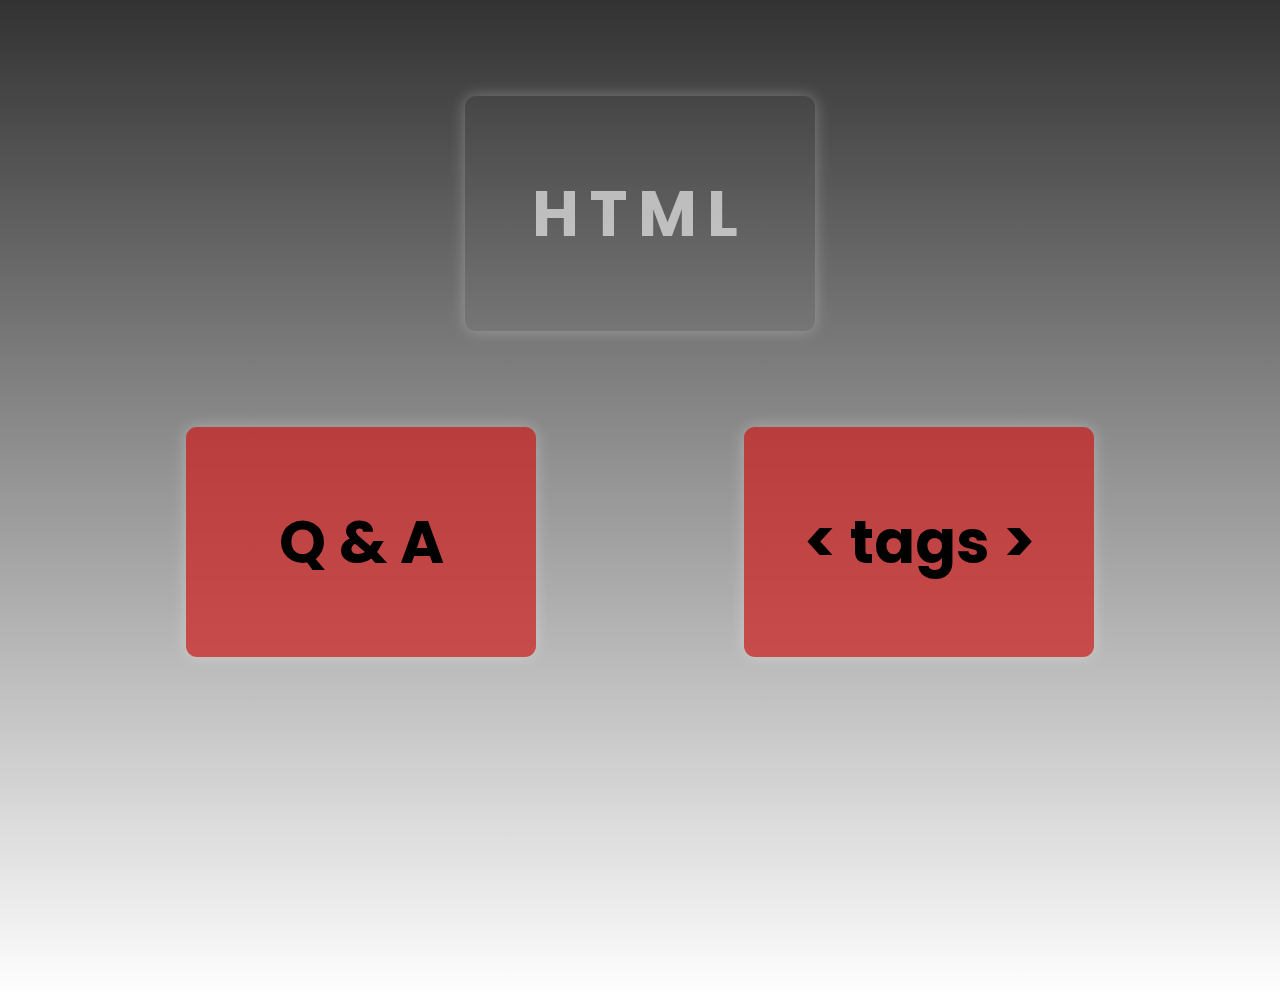
<file: index.html>
<!DOCTYPE html>
<html lang="en">
<head>
    <meta charset="UTF-8">
    <meta name="viewport" content="width=device-width, initial-scale=1.0">

    <link rel="preconnect" href="https://fonts.googleapis.com">
    <link rel="preconnect" href="https://fonts.gstatic.com" crossorigin>
    <link href="https://fonts.googleapis.com/css2?family=Poppins:wght@200;400;600&display=swap" rel="stylesheet">

    <link rel="stylesheet" href="style.css">
    <title>Document</title>
</head>


<body>
    <header>
        <div>
            <h1>HTML</h1>
        </div>
    </header>



    <main class="wrapper">
        <div class="container">
            <div class="card">
                <div class="front">
                    <h2>Q & A</h2>
                </div>
                <div class="back">
                    <nav>
                        <p><a href="Q&Aeasy.html" target="_blank">easy</a></p>
                        <p><a href="Q&Aintermediate.html"  target="_blank">intermidiate</a></p>
                        <p><a href="Q&Adifficult.html" target="_blank">difficult</a></p>
                    </nav>
                </div>
            </div>
        </div>

        <div class="container">
            <div class="card">
                <div class="front">
                    <h2>&lt tags &gt</h2>
                    <p></p>
                </div>
                <div class="back">
                    <nav>
                        <p><a href="#">easy</a></p>
                        <p><a href="#">intermidiate</a></p>
                        <p><a href="#">difficult</a></p>
                    </nav>
                </div>
            </div>
        </div>
    </main>
</body>
</html>
</file>
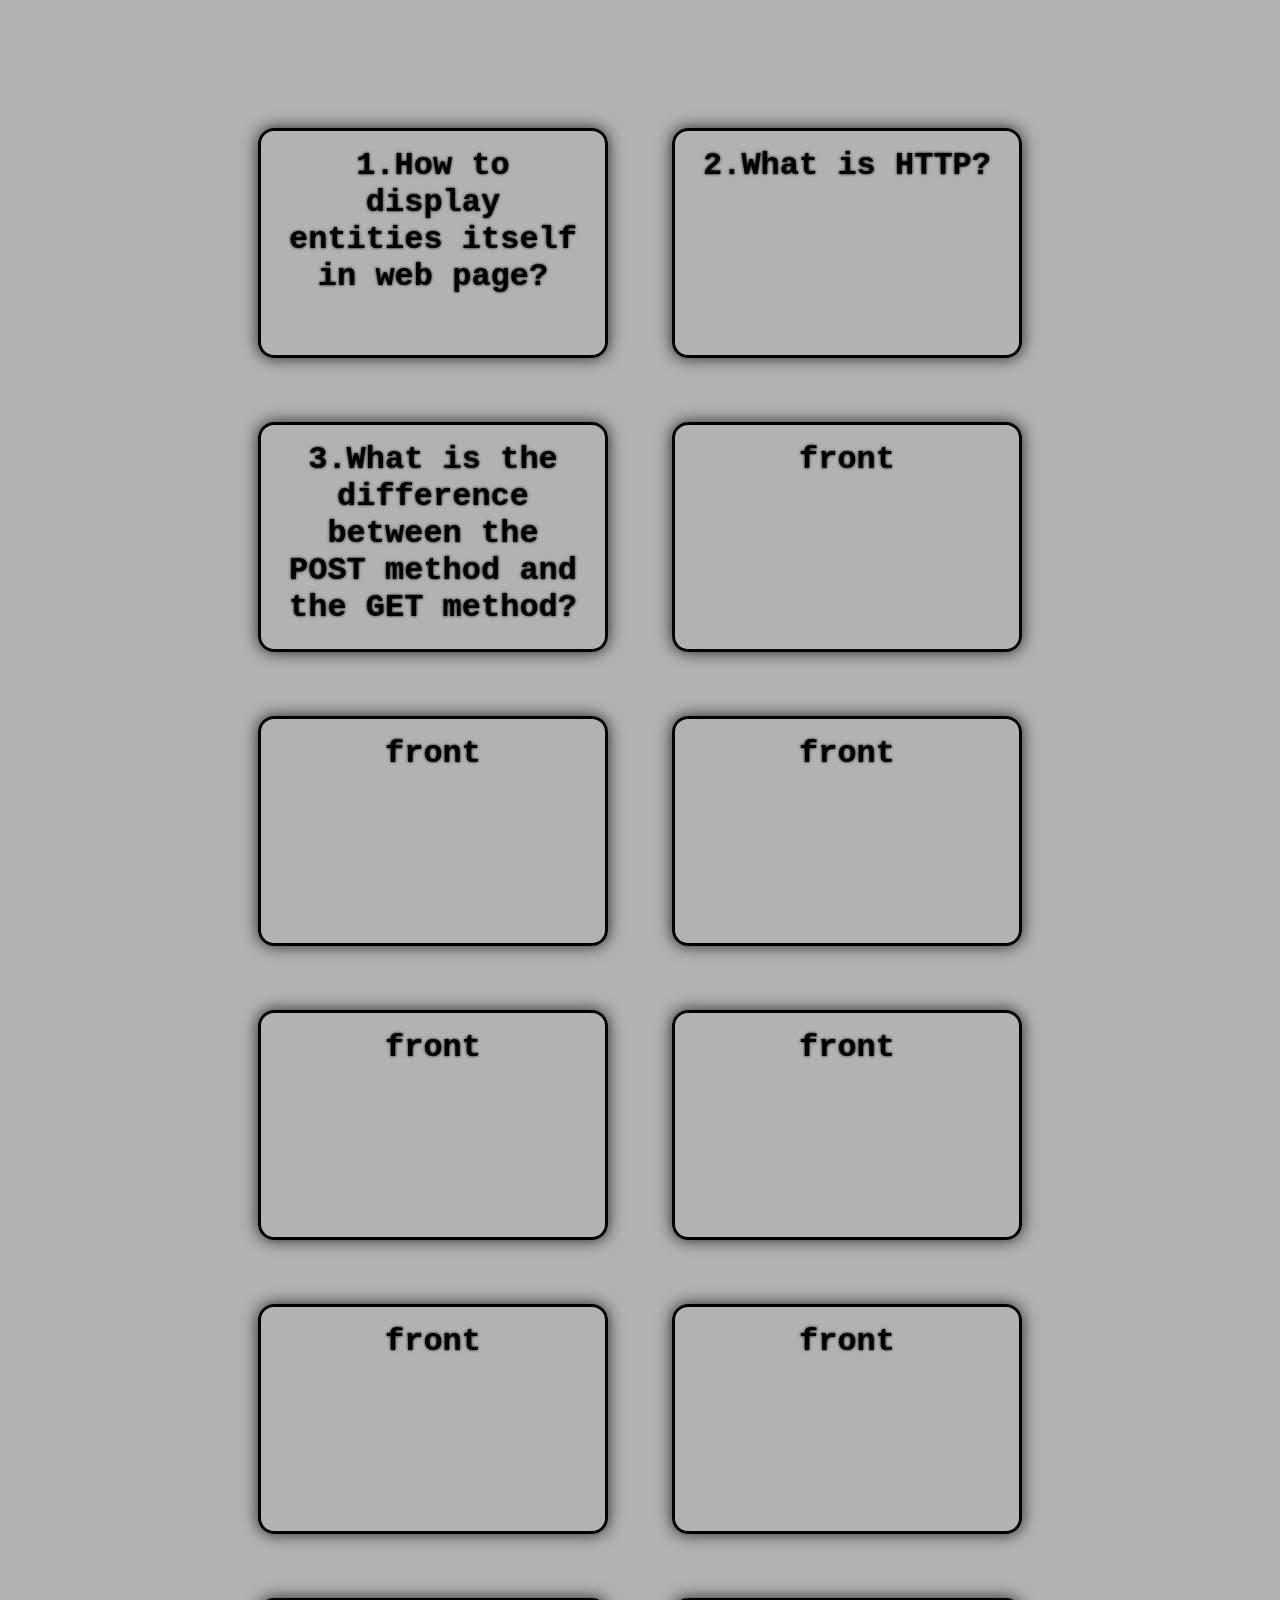
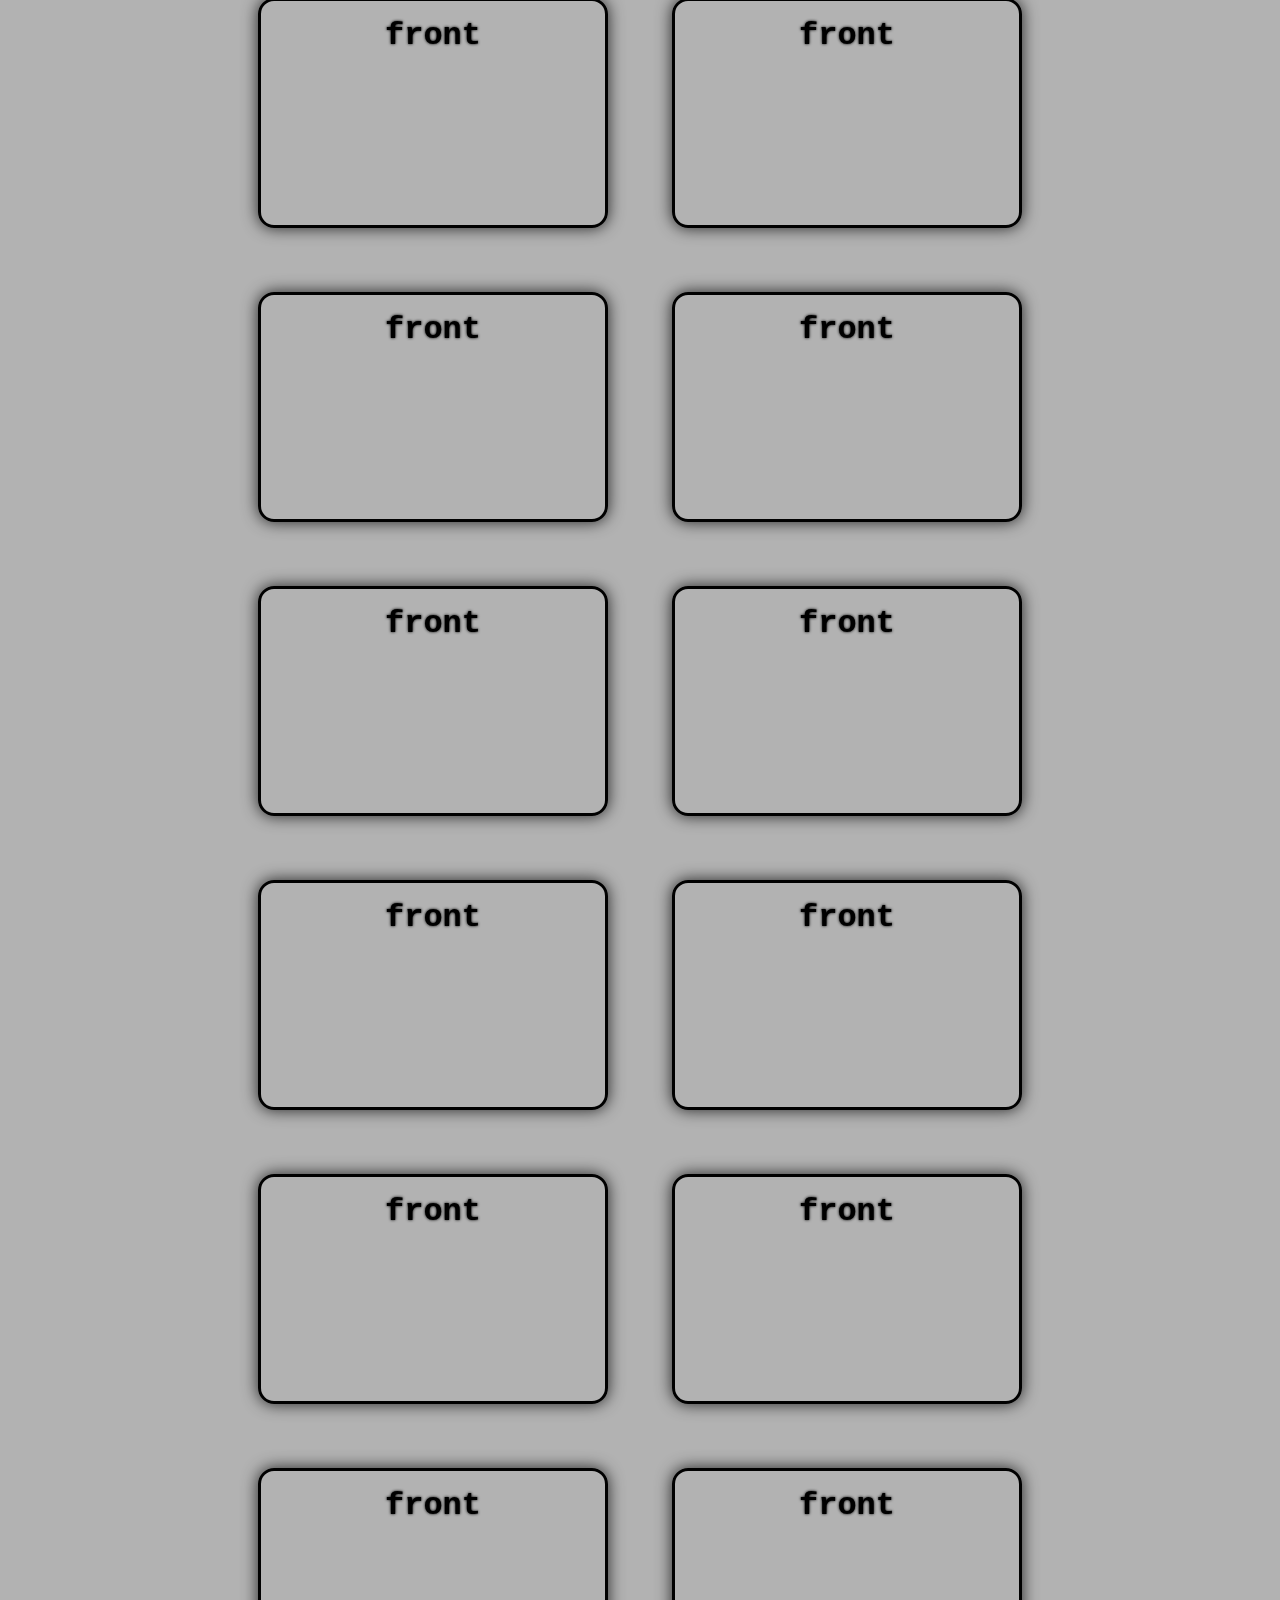
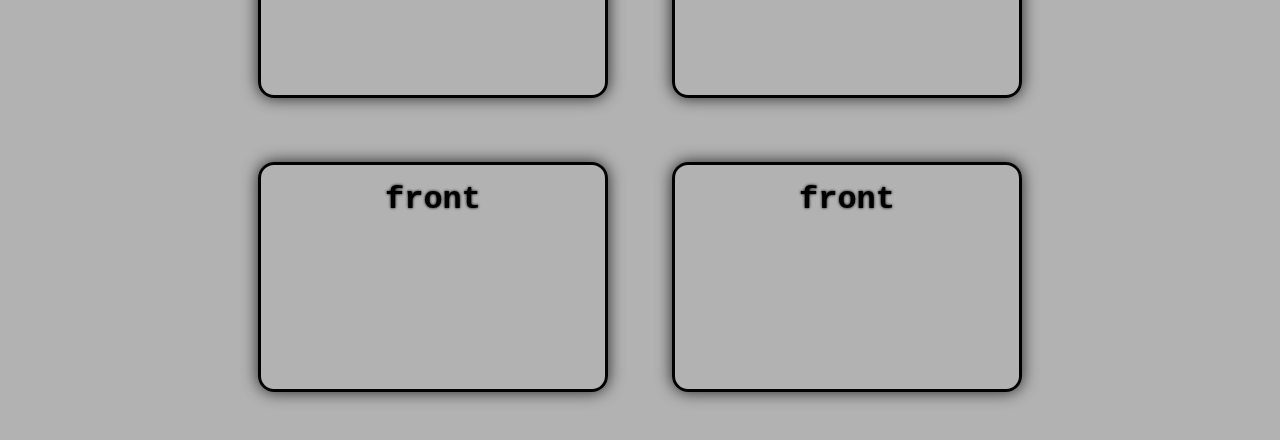
<file: Q&Adifficult.html>
<!DOCTYPE html>
<html lang="en">
<head>
    <meta charset="UTF-8">
    <meta name="viewport" content="width=device-width, initial-scale=1.0">

    <link rel="stylesheet" href="cards.css">
    <title>Document</title>
</head>


<body>
    
    <main>
        <div class="wrapper">

<!------------------------------------------------------------>
            <section class="container">
                <div class="card">
                    <div class="front">
                        <p>1.How to display entities itself in web page?</p>
                    </div>
                    <div class="back">
                        <p>By using &amp;amp;&amp;lt;</p>
                        <p>&amp;amp; is used to dispaly &amp;.</p>
                        <p>&nbsp;</p>
                        <p> &amp;amp; + lt; = &amp;lt;</p>
                    </div>
                </div>
            </section>

            <section class="container">
                <div class="card">
                    <div class="front">
                        <p>2.What is HTTP?</p>
                    </div>
                    <div class="back">
                        <p>The Hypertext Transfer Protocol (HTTP) is designed to enable communications between clients and servers.</p>
                        <p>HTTP works as a request-response protocol between a client and server.</p>
                    </div>
                </div>
            </section>

            <section class="container">
                <div class="card">
                    <div class="front">
                        <p>3.What is the difference between the POST method and the GET method?</p>
                    </div>
                    <div class="back">
                        <p>The two most common HTTP methods are: GET and POST.</p>
                        <p>GET is used to request data from a specified resource.</p>
                        <p>POST is used to send data to a server to create/update a resource.</p>
                    </div>
                </div>
            </section>
<!---------------------------------------------------------------->

<!------------------------------------------------------------>
            <section class="container">
                <div class="card">
                    <div class="front">
                        <p>front</p>
                    </div>
                    <div class="back">
                        <p>back</p>
                    </div>
                </div>
            </section>

            <section class="container">
                <div class="card">
                    <div class="front">
                        <p>front</p>
                    </div>
                    <div class="back">
                        <p>back</p>
                    </div>
                </div>
            </section>

            <section class="container">
                <div class="card">
                    <div class="front">
                        <p>front</p>
                    </div>
                    <div class="back">
                        <p>back</p>
                    </div>
                </div>
            </section>
<!---------------------------------------------------------------->

<!------------------------------------------------------------>
            <section class="container">
                <div class="card">
                    <div class="front">
                        <p>front</p>
                    </div>
                    <div class="back">
                        <p>back</p>
                    </div>
                </div>
            </section>

            <section class="container">
                <div class="card">
                    <div class="front">
                        <p>front</p>
                    </div>
                    <div class="back">
                        <p>back</p>
                    </div>
                </div>
            </section>

            <section class="container">
                <div class="card">
                    <div class="front">
                        <p>front</p>
                    </div>
                    <div class="back">
                        <p>back</p>
                    </div>
                </div>
            </section>
<!---------------------------------------------------------------->

<!------------------------------------------------------------>
            <section class="container">
                <div class="card">
                    <div class="front">
                        <p>front</p>
                    </div>
                    <div class="back">
                        <p>back</p>
                    </div>
                </div>
            </section>

            <section class="container">
                <div class="card">
                    <div class="front">
                        <p>front</p>
                    </div>
                    <div class="back">
                        <p>back</p>
                    </div>
                </div>
            </section>

            <section class="container">
                <div class="card">
                    <div class="front">
                        <p>front</p>
                    </div>
                    <div class="back">
                        <p>back</p>
                    </div>
                </div>
            </section>
<!---------------------------------------------------------------->

<!------------------------------------------------------------>
            <section class="container">
                <div class="card">
                    <div class="front">
                        <p>front</p>
                    </div>
                    <div class="back">
                        <p>back</p>
                    </div>
                </div>
            </section>

            <section class="container">
                <div class="card">
                    <div class="front">
                        <p>front</p>
                    </div>
                    <div class="back">
                        <p>back</p>
                    </div>
                </div>
            </section>

            <section class="container">
                <div class="card">
                    <div class="front">
                        <p>front</p>
                    </div>
                    <div class="back">
                        <p>back</p>
                    </div>
                </div>
            </section>
<!---------------------------------------------------------------->

<!------------------------------------------------------------>
            <section class="container">
                <div class="card">
                    <div class="front">
                        <p>front</p>
                    </div>
                    <div class="back">
                        <p>back</p>
                    </div>
                </div>
            </section>

            <section class="container">
                <div class="card">
                    <div class="front">
                        <p>front</p>
                    </div>
                    <div class="back">
                        <p>back</p>
                    </div>
                </div>
            </section>

            <section class="container">
                <div class="card">
                    <div class="front">
                        <p>front</p>
                    </div>
                    <div class="back">
                        <p>back</p>
                    </div>
                </div>
            </section>
<!---------------------------------------------------------------->

<!------------------------------------------------------------>
            <section class="container">
                <div class="card">
                    <div class="front">
                        <p>front</p>
                    </div>
                    <div class="back">
                        <p>back</p>
                    </div>
                </div>
            </section>

            <section class="container">
                <div class="card">
                    <div class="front">
                        <p>front</p>
                    </div>
                    <div class="back">
                        <p>back</p>
                    </div>
                </div>
            </section>

            <section class="container">
                <div class="card">
                    <div class="front">
                        <p>front</p>
                    </div>
                    <div class="back">
                        <p>back</p>
                    </div>
                </div>
            </section>
<!---------------------------------------------------------------->

<!------------------------------------------------------------>
            <section class="container">
                <div class="card">
                    <div class="front">
                        <p>front</p>
                    </div>
                    <div class="back">
                        <p>back</p>
                    </div>
                </div>
            </section>

            <section class="container">
                <div class="card">
                    <div class="front">
                        <p>front</p>
                    </div>
                    <div class="back">
                        <p>back</p>
                    </div>
                </div>
            </section>

            <section class="container">
                <div class="card">
                    <div class="front">
                        <p>front</p>
                    </div>
                    <div class="back">
                        <p>back</p>
                    </div>
                </div>
            </section>
<!---------------------------------------------------------------->



            
        </div>
    </main>


</body>
</html>
</file>
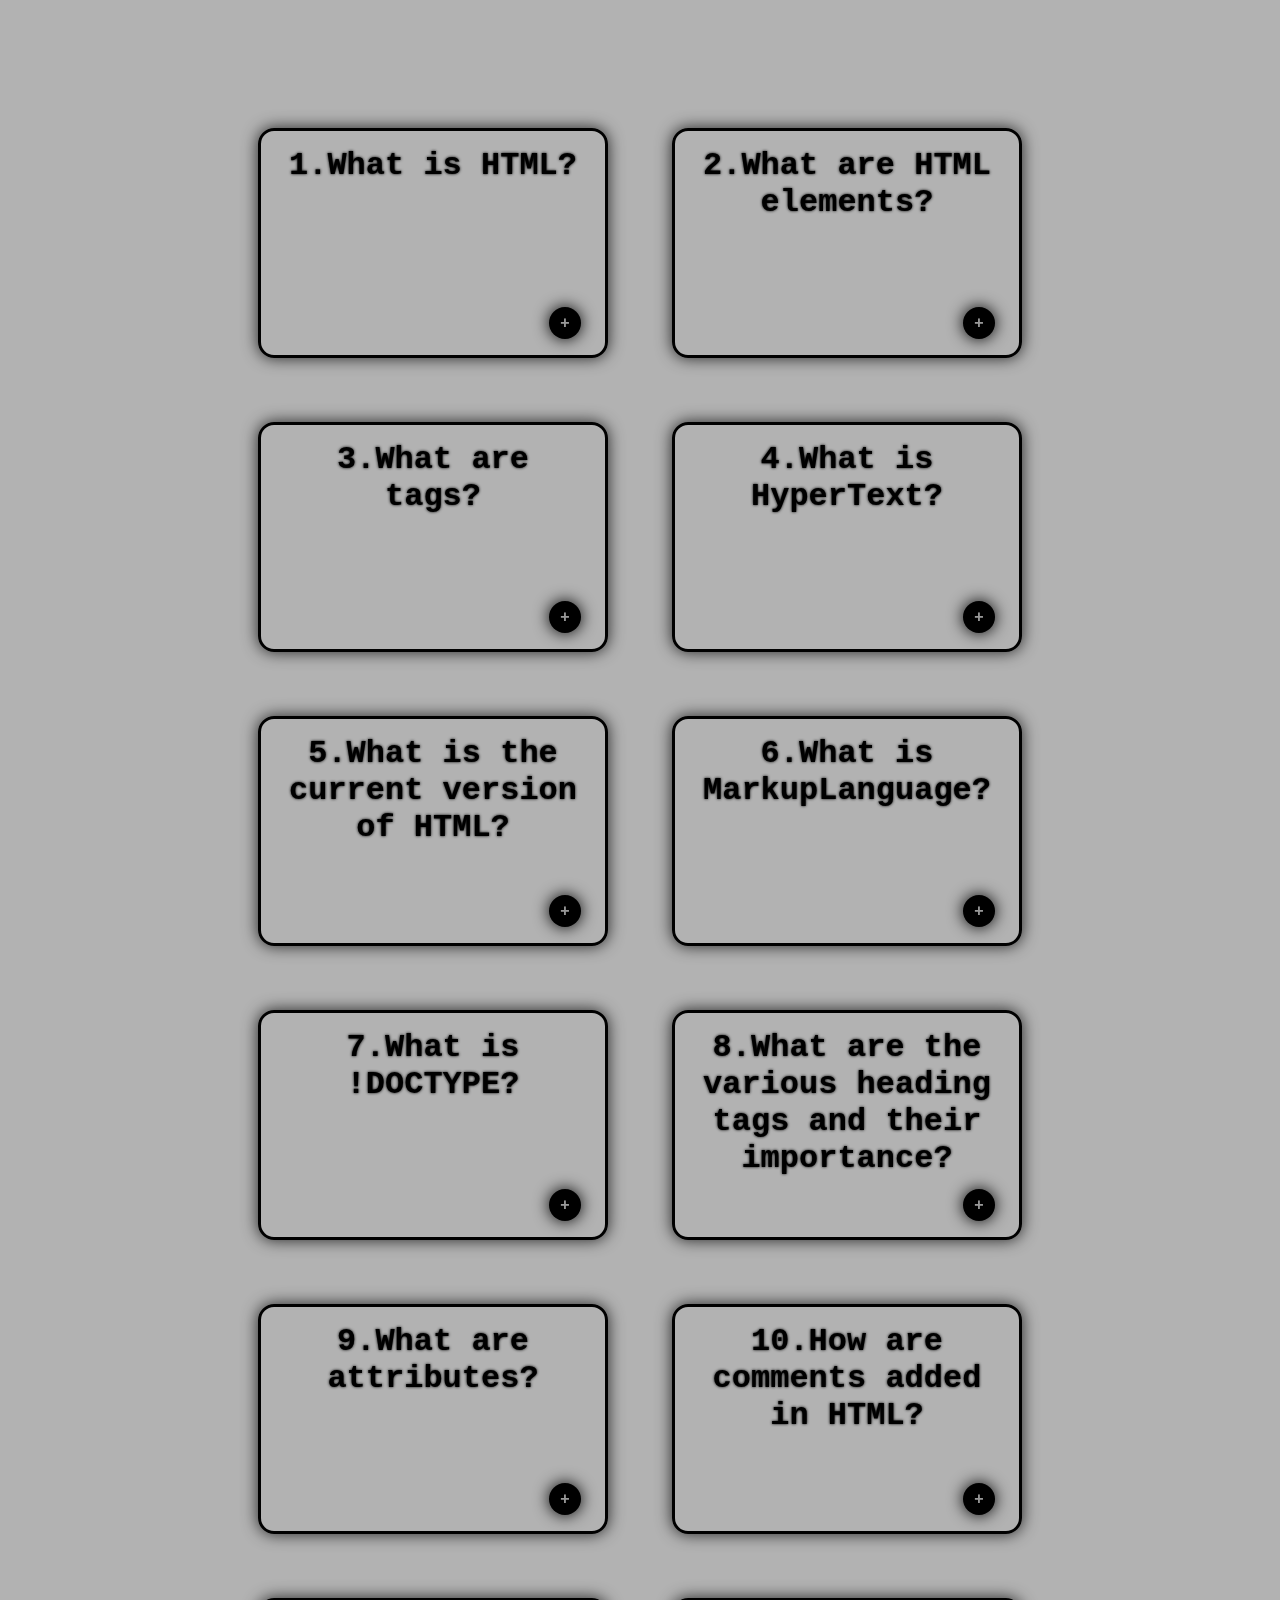
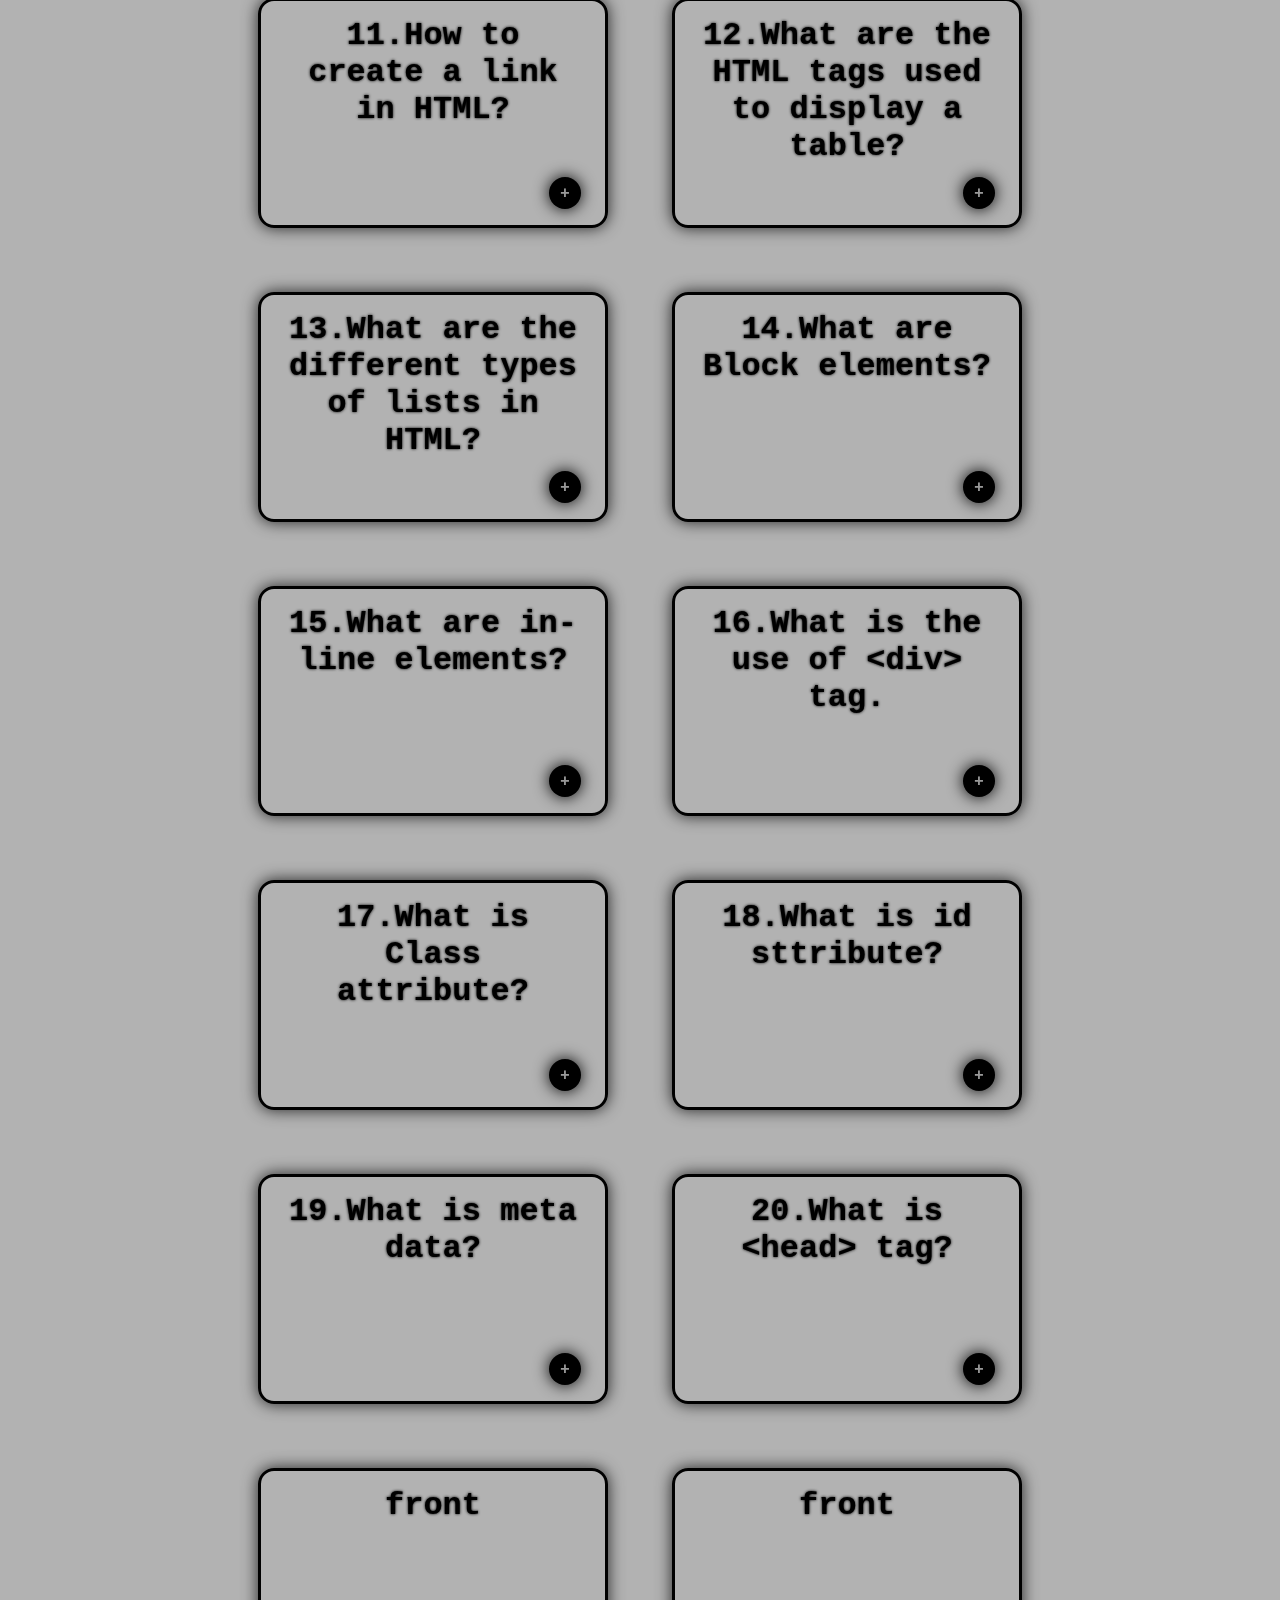
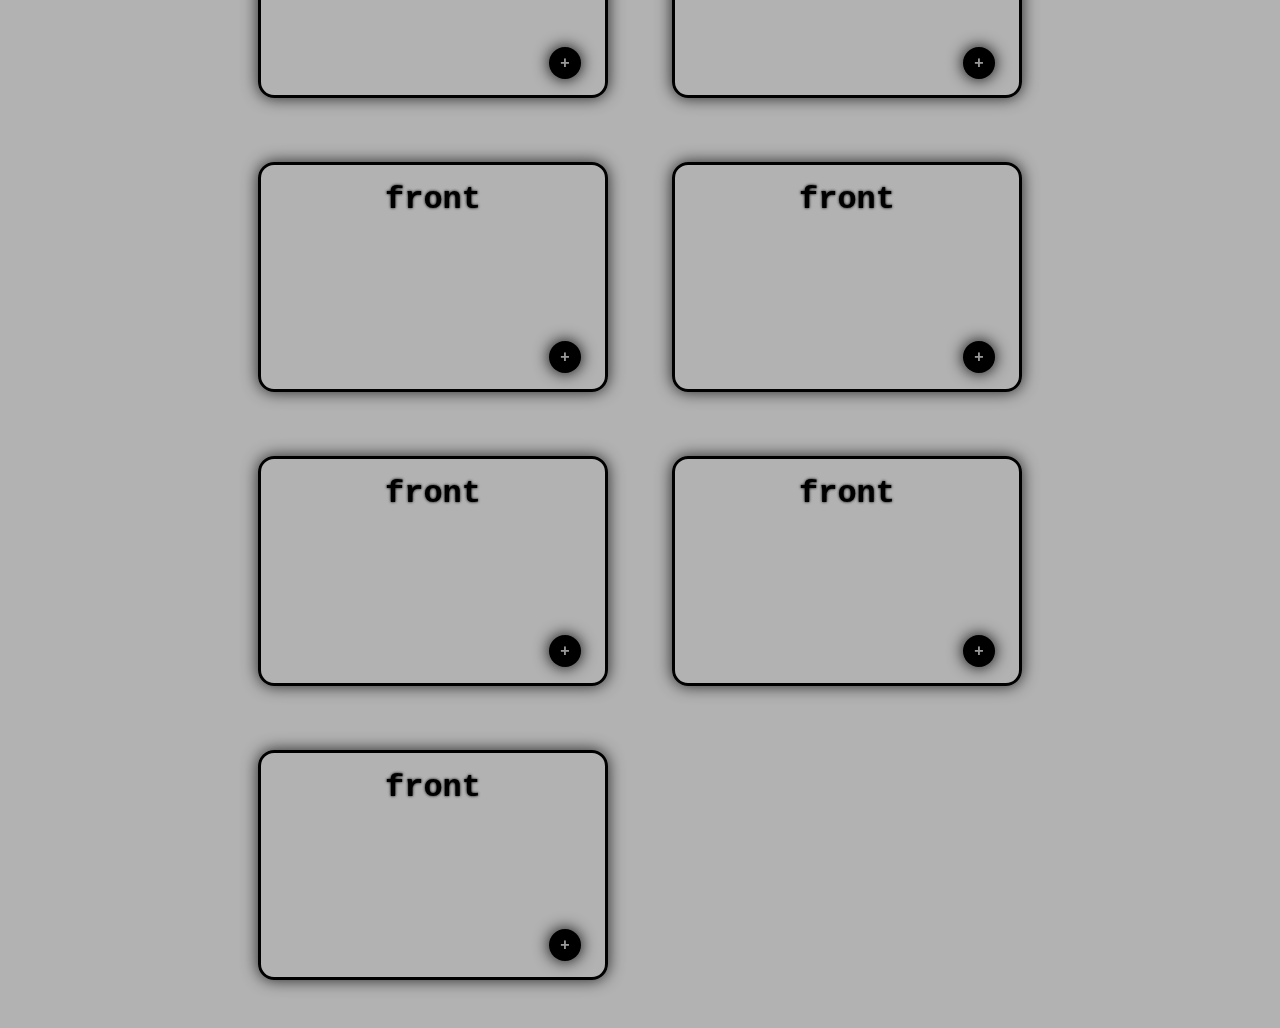
<file: Q&Aeasy.html>
<!DOCTYPE html>
<html lang="en">
<head>
    <meta charset="UTF-8">
    <meta name="viewport" content="width=device-width, initial-scale=1.0">

    <link rel="stylesheet" href="cards.css">
    <title>Document</title>

    <script>
        function flipCard(card){ 
            card.classList.toggle('flipped');
        }
    </script>
</head>


<body>
    
    <main>
        <div class="wrapper">


            <section class="container">
                <div class="card">
                    <div class="front">
                        <p>1.What is HTML?</p>
                        <button onclick="flipCard(this.parentNode.parentNode)">+</button>
                    </div>
                    <div class="back">
                        <p>HTML(HyperText Markup Language) is the most basic building block of the Web.It defines the meaning and structure of web content.</p>
                        <p>It is standard text formatting lang which is used to create and dispaly pages on the Web</p>
                        <button onclick="flipCard(this.parentNode.parentNode)">x</button>
                    </div>
                </div>
            </section>


            <section class="container">
                <div class="card">
                    <div class="front">
                        <p>2.What are HTML elements?</p>
                        <button onclick="flipCard(this.parentNode.parentNode)">+</button>
                    </div>
                    <div class="back">
                        <p>An HTML element is defined by a start tag, some content, and an end tag.</p>
                        <p>They are Building Blocks of the HTML document.</p>
                        <button onclick="flipCard(this.parentNode.parentNode)">x</button>
                    </div>
                </div>
            </section>


            <section class="container">
                <div class="card">
                    <div class="front">
                        <p>3.What are tags?</p>
                        <button onclick="flipCard(this.parentNode.parentNode)">+</button>
                    </div>
                    <div class="back">
                        <p>Tags are the starting and ending parts of an HTML element. They begin with &lt symbol and end with > symbol. Whatever is written inside &lt and > are called tags.</p>
                        <button onclick="flipCard(this.parentNode.parentNode)">x</button>
                    </div>
                </div>
            </section>


            <section class="container">
                <div class="card">
                    <div class="front">
                        <p>4.What is HyperText?</p>
                        <button onclick="flipCard(this.parentNode.parentNode)">+</button>
                    </div>
                    <div class="back">
                        <p>Hypertext defines the link between the web pages. </p>
                        <button onclick="flipCard(this.parentNode.parentNode)">x</button>
                    </div>
                </div>
            </section>


            <section class="container">
                <div class="card">
                    <div class="front">
                        <p>5.What is the current version of HTML?</p>
                        <button onclick="flipCard(this.parentNode.parentNode)">+</button>
                    </div>
                    <div class="back">
                        <p>HTML 5 is the 5th and current version of HTML.</p>
                        <button onclick="flipCard(this.parentNode.parentNode)">x</button>
                    </div>
                </div>
            </section>

            <section class="container">
                <div class="card">
                    <div class="front">
                        <p>6.What is MarkupLanguage?</p>
                        <button onclick="flipCard(this.parentNode.parentNode)">+</button>
                    </div>
                    <div class="back">
                        <p>The markup language is used to define the text document within the tag which defines the structure of web pages.</p>
                        <button onclick="flipCard(this.parentNode.parentNode)">x</button>
                    </div>
                </div>
            </section>


            <section class="container">
                <div class="card">
                    <div class="front">
                        <p>7.What is !DOCTYPE?</p>
                        <button onclick="flipCard(this.parentNode.parentNode)">+</button>
                    </div>
                    <div class="back">
                        <p>The &lt!DOCTYPE> declaration represents the document type, and helps browsers to display web pages correctly.</p>
                        <p>It must only appear once, at the top of the page (before any HTML tags).</p>
                        <button onclick="flipCard(this.parentNode.parentNode)">x</button>
                    </div>
                </div>
            </section>

            
            <section class="container">
                <div class="card">
                    <div class="front">
                        <p>8.What are the various heading tags and their importance?</p>
                        <button onclick="flipCard(this.parentNode.parentNode)">+</button>
                    </div>
                    <div class="back">
                        <p>There are 6 levels of headings defined by HTML. These six heading elements are H1, H2, H3, H4, H5, and H6; with H1 being at the highest level and H6 at the least.</p>
                        <button onclick="flipCard(this.parentNode.parentNode)">x</button>
                    </div>
                </div>
            </section>

            
            <section class="container">
                <div class="card">
                    <div class="front">
                        <p>9.What are attributes?</p>
                        <button onclick="flipCard(this.parentNode.parentNode)">+</button>
                    </div>
                    <div class="back">
                        <p>Attributes provide additional information about elements.</p>
                        <p>Attributes are always specified in the start tag.</p>
                        <button onclick="flipCard(this.parentNode.parentNode)">x</button>
                    </div>
                </div>
            </section>

            
            <section class="container">
                <div class="card">
                    <div class="front">
                        <p>10.How are comments added in HTML?</p>
                        <button onclick="flipCard(this.parentNode.parentNode)">+</button>
                    </div>
                    <div class="back">
                        <p>By comment tag.</p>
                        <h2>&lt!-- &nbsp;&nbsp;--&gt</h2>
                        <p>Comments are not displayed by the browser, but they can help document your HTML source code.</p>
                        <button onclick="flipCard(this.parentNode.parentNode)">x</button>
                    </div>
                </div>
            </section>

            
            <section class="container">
                <div class="card">
                    <div class="front">
                        <p>11.How to create a link in HTML?</p>
                        <button onclick="flipCard(this.parentNode.parentNode)">+</button>
                    </div>
                    <div class="back">
                        <p>By anchor tag.</p>
                        <p>HTML links are hyperlinks.</p>
                        <p>You can click on a link and jump to another document.</p>
                        <button onclick="flipCard(this.parentNode.parentNode)">x</button>
                    </div>
                </div>
            </section>

            <section class="container">
                <div class="card">
                    <div class="front">
                        <p>12.What are the HTML tags used to display a table?</p>
                        <button onclick="flipCard(this.parentNode.parentNode)">+</button>
                    </div>
                    <div class="back">
                        <p>&lttable&gt: Define a table.<br>
                        &lttr&gt: Define a row in a table.<br>
                        &ltth&gt: Define a header cell in a table.<br>
                        &lttd&gt: Define a cell in a table.<br>
                        &ltcaption&gt: Define the table caption.</p>
                        <button onclick="flipCard(this.parentNode.parentNode)">x</button>
                    </div>
                </div>
            </section>


<!--5 ---------------------------------------------------------->
            <section class="container">
            <div class="card">
                <div class="front">
                    <p>13.What are the different types of lists in HTML?</p>
                    <button onclick="flipCard(this.parentNode.parentNode)">+</button>

                </div>
                <div class="back">
                    <h2>Unordered List: </h2>
                    <p>The list items will be marked with bullets by default.</p>
                    <h2>Ordered List:</h2>
                    <p>The list items will be marked with numbers by default.</p>
                    <h2>Definition List:</h2>
                    <p>A description list is a list of terms, with a description of each term.</p>
                    <button onclick="flipCard(this.parentNode.parentNode)">x</button>
                </div>
            </div>
            </section>

            <section class="container">
            <div class="card">
                <div class="front">
                    <p>14.What are Block elements?</p>
                    <button onclick="flipCard(this.parentNode.parentNode)">+</button>

                </div>
                <div class="back">
                    <p>A block-level element always starts on a new line, and the browsers automatically add some space (a margin) before and after the element.Its  takes up the full width available.</p>
                    <button onclick="flipCard(this.parentNode.parentNode)">x</button>
                </div>
            </div>
            </section>

            <section class="container">
            <div class="card">
                <div class="front">
                    <p>15.What are in-line elements?</p>
                    <button onclick="flipCard(this.parentNode.parentNode)">+</button>

                </div>
                <div class="back">
                    <p>An inline element does not start on a new line.Its only takes up as much width as necessary.</p>
                    <button onclick="flipCard(this.parentNode.parentNode)">x</button>
                </div>
            </div>
            </section>
<!---------------------------------------------------------------->
<!--6---------------------------------------------------------->
            <section class="container">
            <div class="card">
                <div class="front">
                    <p>16.What is the use of &ltdiv&gt tag.</p>
                    <button onclick="flipCard(this.parentNode.parentNode)">+</button>

                </div>
                <div class="back">
                    <p>The &ltdiv&gt element is used as a container for other HTML elements.</p>
                    <p>&nbsp;</p>
                    <p>The &ltdiv&gt element is by default a block element</p>
                    <button onclick="flipCard(this.parentNode.parentNode)">x</button>
                </div>
            </div>
            </section>

            <section class="container">
            <div class="card">
                <div class="front">
                    <p>17.What is Class attribute?</p>
                    <button onclick="flipCard(this.parentNode.parentNode)">+</button>

                </div>
                <div class="back">
                    <p>The HTML class attribute is used to specify a class for an HTML element.</p>
                    <p>The class name can be used by CSS and JavaScript to perform certain tasks for elements with the specified class name.</p>
                    <button onclick="flipCard(this.parentNode.parentNode)">x</button>
                </div>
            </div>
            </section>

            <section class="container">
            <div class="card">
                <div class="front">
                    <p>18.What is id sttribute?</p>
                    <button onclick="flipCard(this.parentNode.parentNode)">+</button>

                </div>
                <div class="back">
                    <p>The HTML id attribute is used to specify a unique id for an HTML element.</p>
                    <p>It is used by CSS and JavaScript to perform a certain task for a unique element.</p>
                    <button onclick="flipCard(this.parentNode.parentNode)">x</button>
                </div>
            </div>
            </section>
<!---------------------------------------------------------------->
<!-- 7 ---------------------------------------------------------->
            <section class="container">
            <div class="card">
                <div class="front">
                    <p>19.What is meta data?</p>
                    <button onclick="flipCard(this.parentNode.parentNode)">+</button>

                </div>
                <div class="back">
                    <p>HTML metadata is data about the HTML document. Metadata is not displayed.</p>
                    <p></p>
                    <button onclick="flipCard(this.parentNode.parentNode)">x</button>
                </div>
            </div>
            </section>

            <section class="container">
            <div class="card">
                <div class="front">
                    <p>20.What is &lthead&gt tag?</p>
                    <button onclick="flipCard(this.parentNode.parentNode)">+</button>

                </div>
                <div class="back">
                    <p>The &lthead&gt element is a container for metadata (data about data) and is placed between the &lthtml&gt tag and the &ltbody&gt tag.</p>
                    <button onclick="flipCard(this.parentNode.parentNode)">x</button>
                </div>
            </div>
            </section>

            <section class="container">
            <div class="card">
                <div class="front">
                    <p>front</p>
                    <button onclick="flipCard(this.parentNode.parentNode)">+</button>

                </div>
                <div class="back">
                    <p>back</p>
                    <button onclick="flipCard(this.parentNode.parentNode)">x</button>
                </div>
            </div>
            </section>
<!---------------------------------------------------------------->
<!------------------------------------------------------------>
            <section class="container">
            <div class="card">
                <div class="front">
                    <p>front</p>
                    <button onclick="flipCard(this.parentNode.parentNode)">+</button>

                </div>
                <div class="back">
                    <p>back</p>
                    <button onclick="flipCard(this.parentNode.parentNode)">x</button>
                </div>
            </div>
            </section>

            <section class="container">
            <div class="card">
                <div class="front">
                    <p>front</p>
                    <button onclick="flipCard(this.parentNode.parentNode)">+</button>

                </div>
                <div class="back">
                    <p>back</p>
                    <button onclick="flipCard(this.parentNode.parentNode)">x</button>
                </div>
            </div>
            </section>

            <section class="container">
            <div class="card">
                <div class="front">
                    <p>front</p>
                    <button onclick="flipCard(this.parentNode.parentNode)">+</button>

                </div>
                <div class="back">
                    <p>back</p>
                    <button onclick="flipCard(this.parentNode.parentNode)">x</button>
                </div>
            </div>
            </section>
<!---------------------------------------------------------------->
<!------------------------------------------------------------>
            <section class="container">
            <div class="card">
                <div class="front">
                    <p>front</p>
                    <button onclick="flipCard(this.parentNode.parentNode)">+</button>

                </div>
                <div class="back">
                    <p>back</p>
                    <button onclick="flipCard(this.parentNode.parentNode)">x</button>
                </div>
            </div>
            </section>

            <section class="container">
            <div class="card">
                <div class="front">
                    <p>front</p>
                    <button onclick="flipCard(this.parentNode.parentNode)">+</button>

                </div>
                <div class="back">
                    <p>back</p>
                    <button onclick="flipCard(this.parentNode.parentNode)">x</button>
                </div>
            </div>
            </section>

            <section class="container">
            <div class="card">
                <div class="front">
                    <p>front</p>
                    <button onclick="flipCard(this.parentNode.parentNode)">+</button>

                </div>
                <div class="back">
                    <p>back</p>
                    <button onclick="flipCard(this.parentNode.parentNode)">x</button>
                </div>
            </div>
            </section>
<!---------------------------------------------------------------->

            
        </div>
    </main>


</body>
</html>
</file>
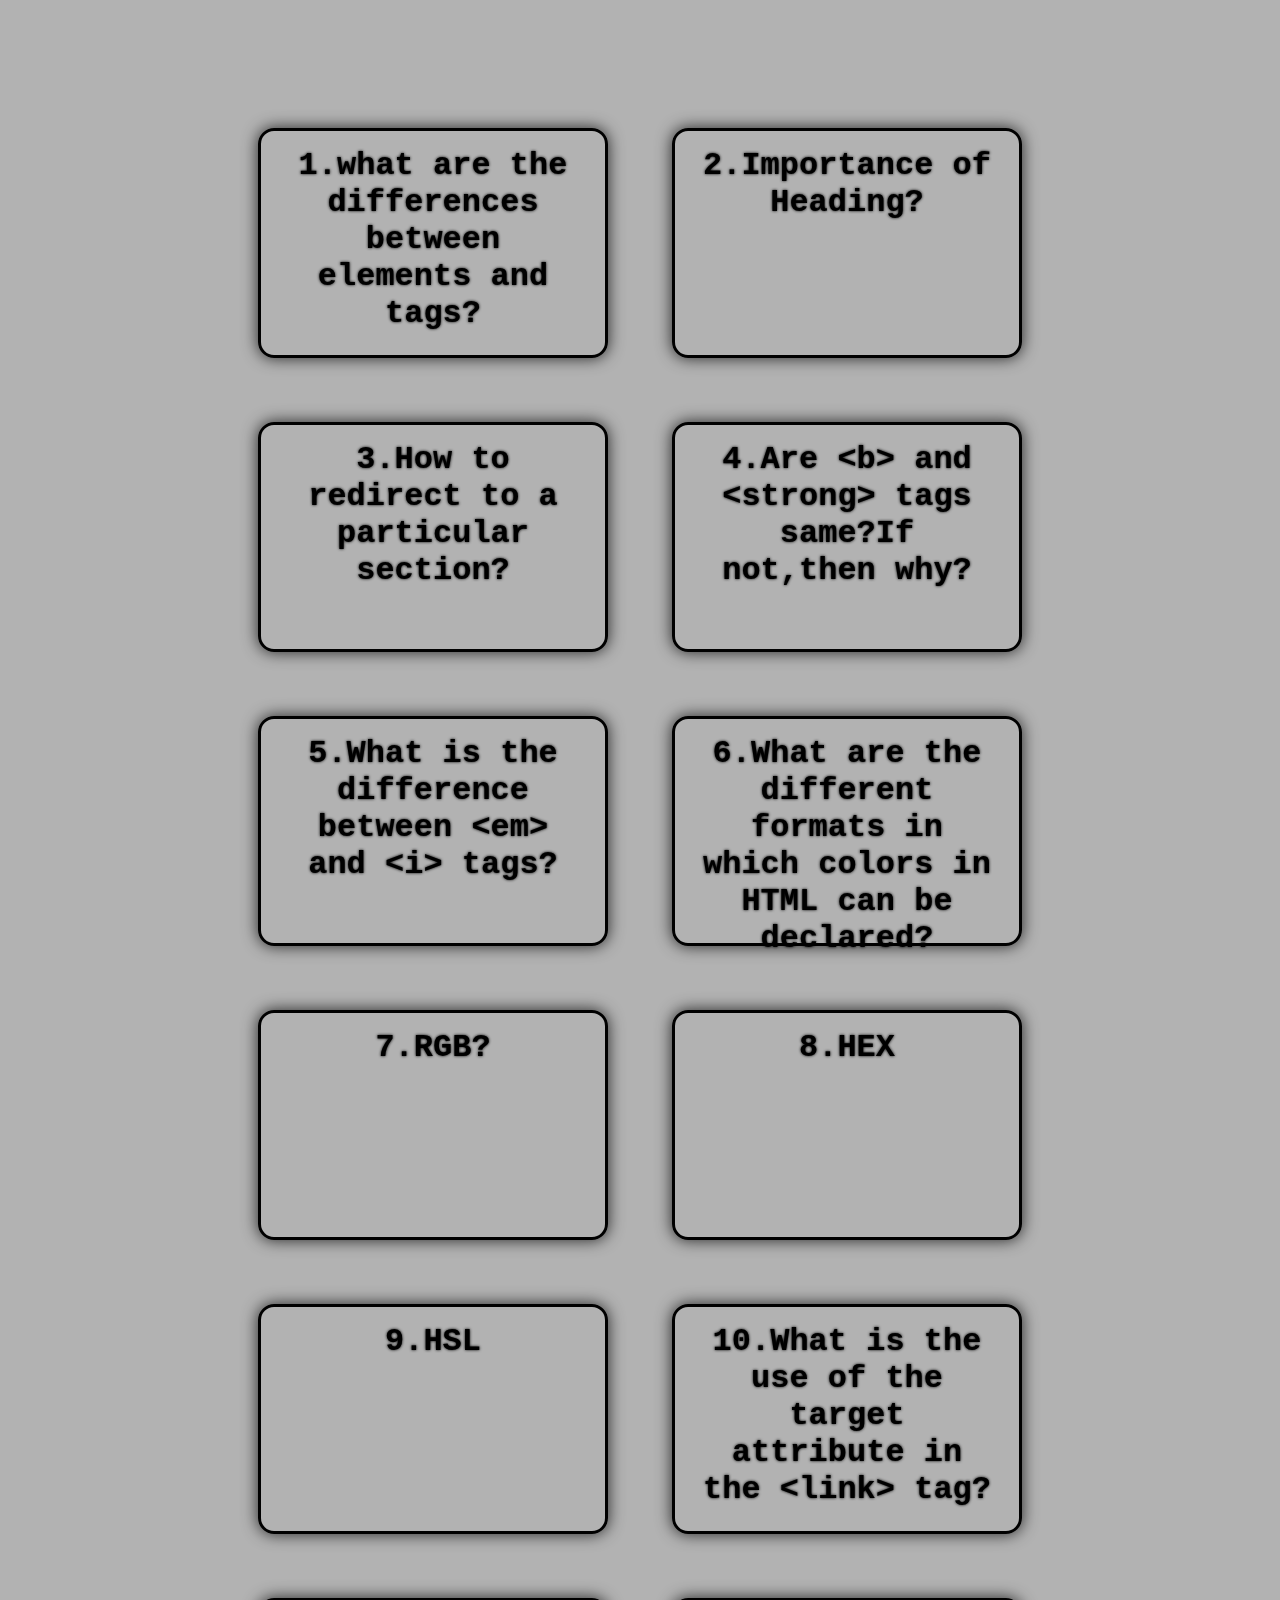
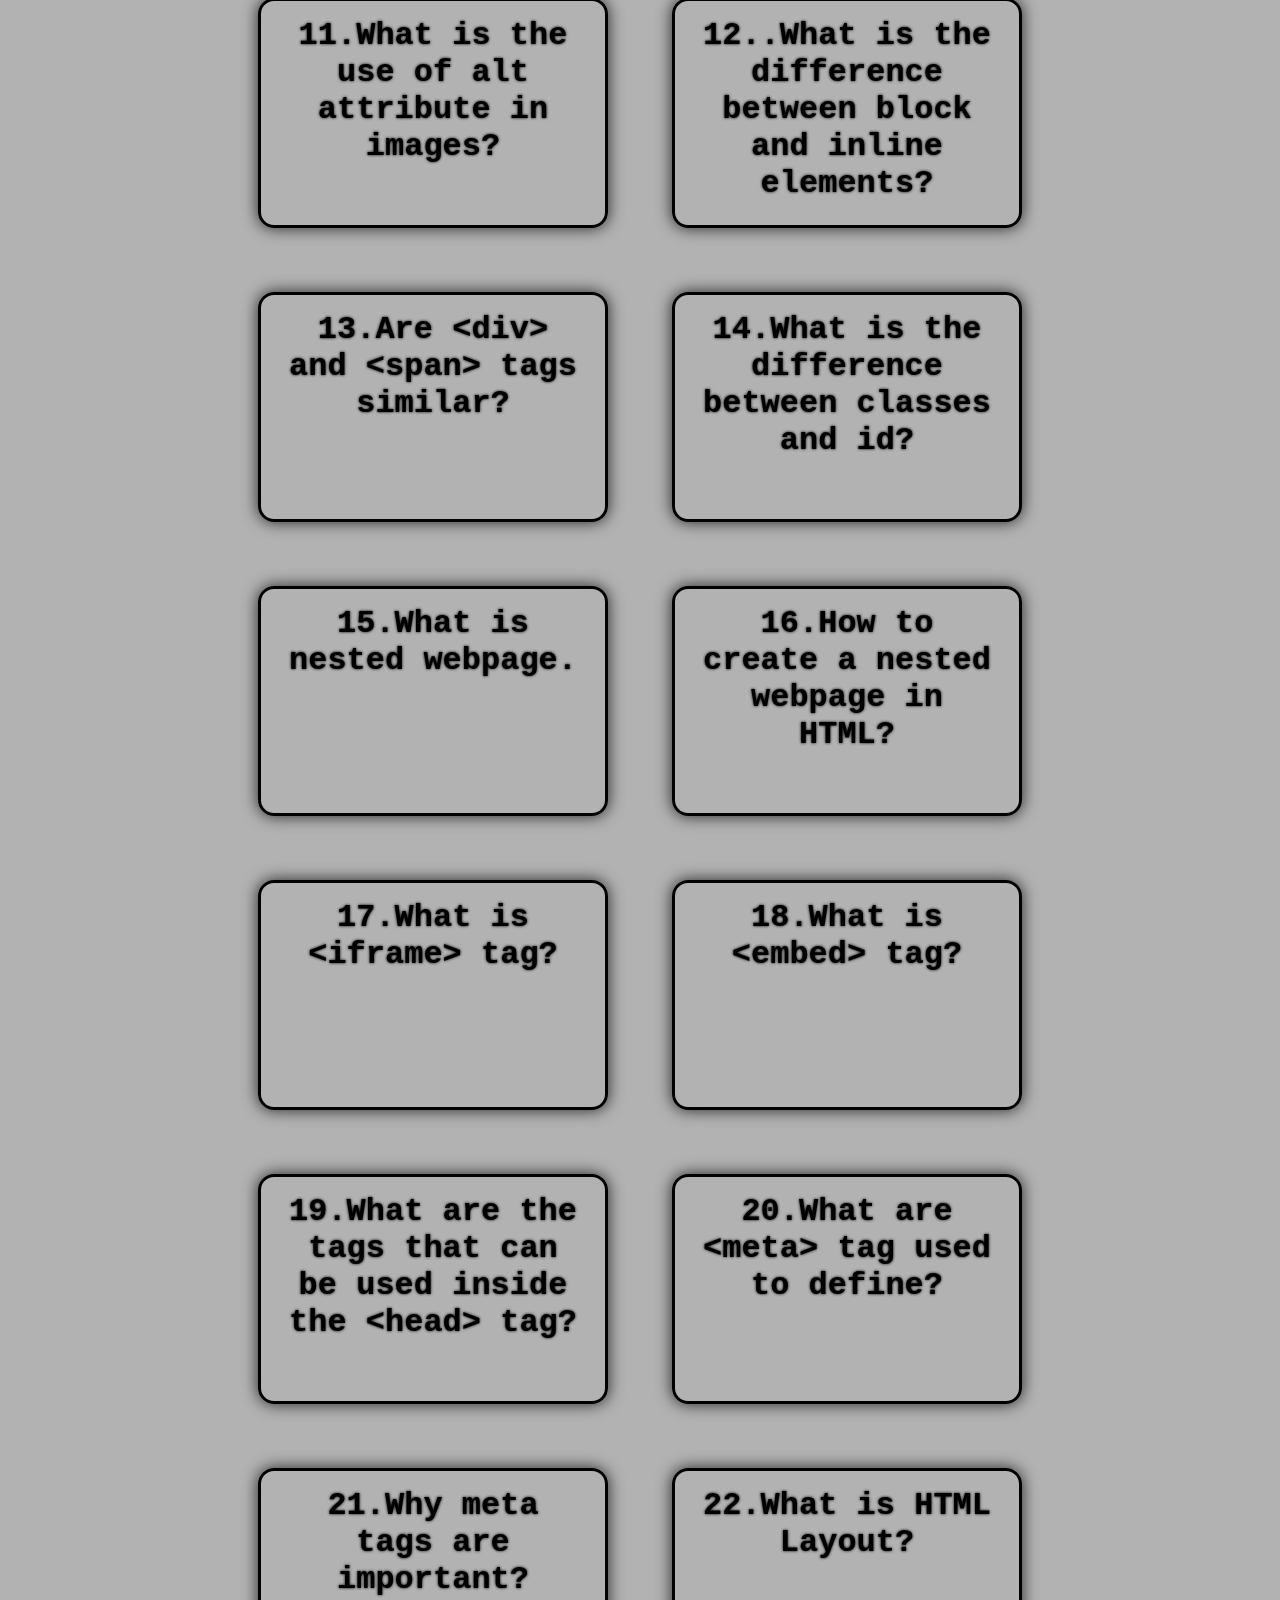
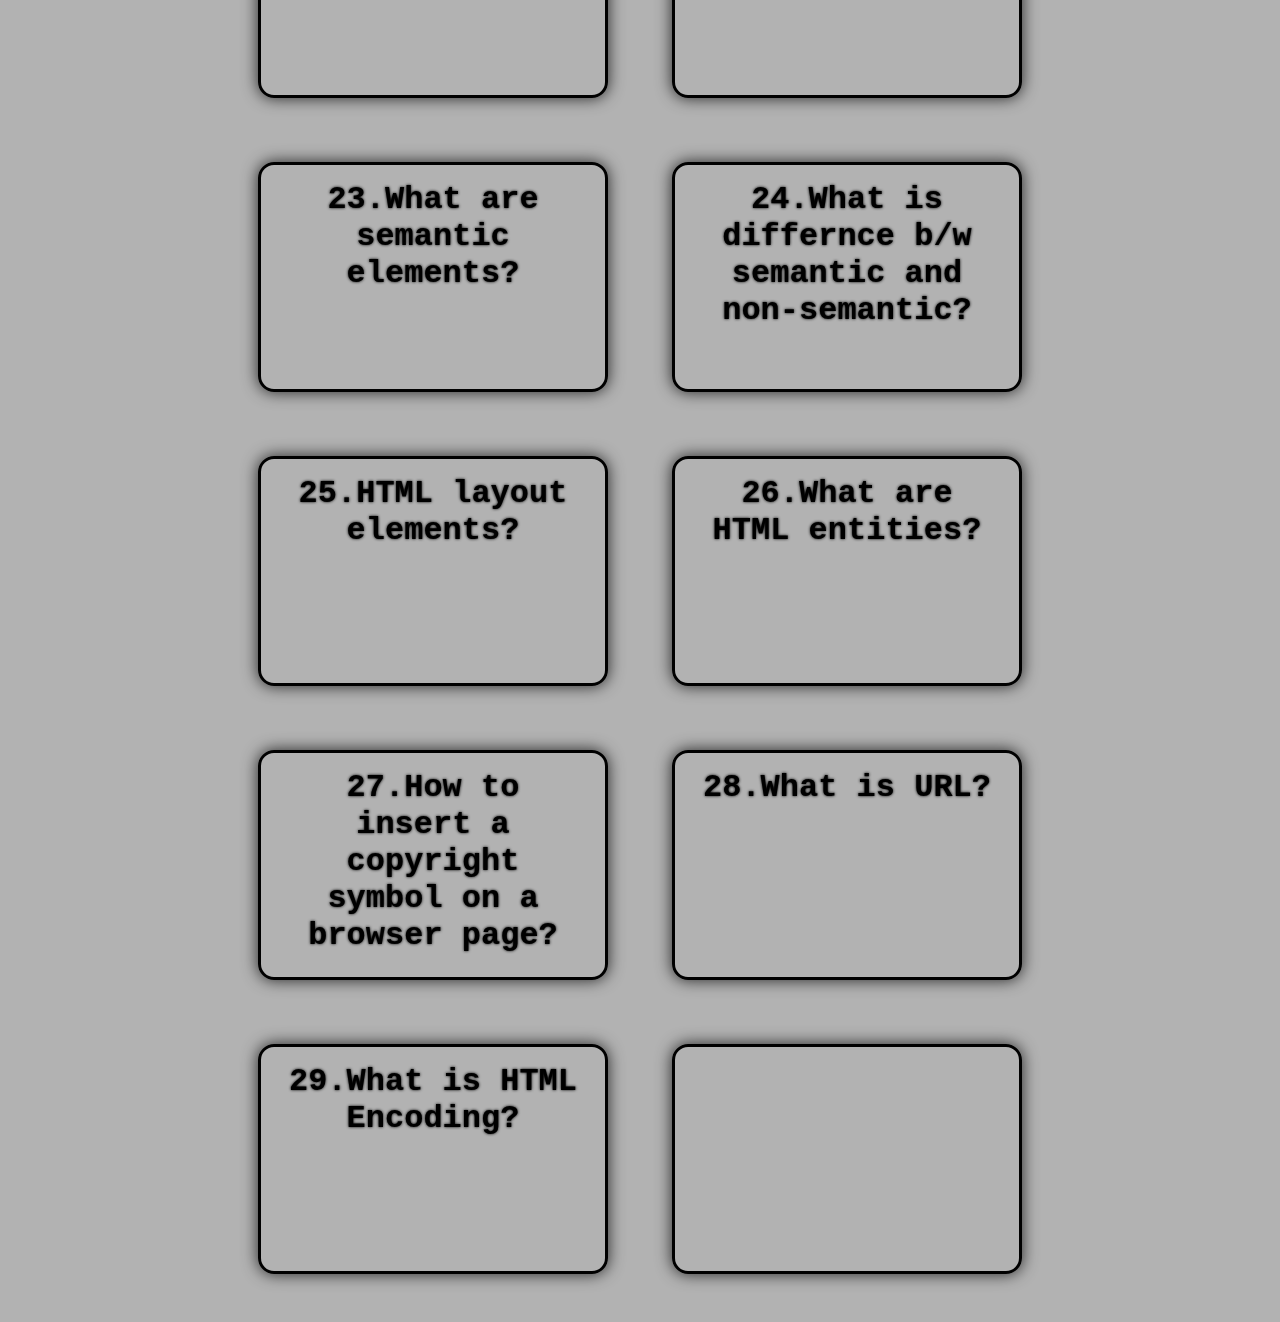
<file: Q&Aintermediate.html>
<!DOCTYPE html>
<html lang="en">
<head>
    <meta charset="UTF-8">
    <meta name="viewport" content="width=device-width, initial-scale=1.0">

    <link rel="stylesheet" href="cards.css">
    <title>Document</title>
</head>


<body>
    
    <main>
        <div class="wrapper">

<!-- 1 --------------------------------------------------------->
            <section class="container">
                <div class="card">
                    <div class="front">
                        <p>1.what are the differences between elements and tags?</p>
                    </div>
                    <div class="back">
                        <p>HTML Tags: Tags are the starting and ending parts of an HTML element.</p>
                        <p>HTML elements: The HTML element is everything from the start tag to the end tag.</p>
                    </div>
                </div>
            </section>

            <section class="container">
                <div class="card">
                    <div class="front">
                        <p>2.Importance of Heading?</p>
                    </div>
                    <div class="back">
                        <p>Search Engines use headings for indexing the structure and content of the webpage.
                            Headings are used for highlighting important topics.
                            They provide valuable information and tell us about the structure of the document.</p>
                    </div>
                </div>
            </section>

            <section class="container">
                <div class="card">
                    <div class="front">
                        <p>3.How to redirect to a particular section?</p>
                    </div>
                    <div class="back">
                        <p>One can use the anchor tag to redirect to a particular section on the same page. You need to add “id attribute” to the section that you want to show and use the same id in href attribute with “#” in the anchor tag.</p>
                    </div>
                </div>
            </section>
<!---------------------------------------------------------------->

<!-- 2 ---------------------------------------------------------->
            <section class="container">
                <div class="card">
                    <div class="front">
                        <p>4.Are &ltb> and &ltstrong> tags same?If not,then why?</p>
                    </div>
                    <div class="back">
                        <p>back</p>
                    </div>
                </div>
            </section>

            <section class="container">
                <div class="card">
                    <div class="front">
                        <p>5.What is the difference between &ltem> and &lti> tags?</p>
                    </div>
                    <div class="back">
                        <p>back</p>
                    </div>
                </div>
            </section>

            <section class="container">
                <div class="card">
                    <div class="front">
                        <p>6.What are the different formats in which colors in HTML can be declared?</p>
                    </div>
                    <div class="back">
                        <p>Built-In Color: red,white...<br><br>
                            RGB Format: rgb(red,green,blue)<br>
                            RGBA Format: rgb(r,g,b,alpha_val)<br><br>
                            Hexadecimal Notation: #rrggbb<br><br>
                            HSL:hsl(hue,saturation,lightness)<br>
                            HSLA: hsl(h,s,l,alpha_value)</pre>
                    </div>
                </div>
            </section>
<!---------------------------------------------------------------->

<!-- 3 ---------------------------------------------------------->
            <section class="container">
                <div class="card">
                    <div class="front">
                        <p>7.RGB?</p>
                    </div>
                    <div class="back">
                        <p>back</p>
                    </div>
                </div>
            </section>

            <section class="container">
                <div class="card">
                    <div class="front">
                        <p>8.HEX</p>
                    </div>
                    <div class="back">
                        <p>back</p>
                    </div>
                </div>
            </section>

            <section class="container">
                <div class="card">
                    <div class="front">
                        <p>9.HSL</p>
                    </div>
                    <div class="back">
                        <p>back</p>
                    </div>
                </div>
            </section>
<!---------------------------------------------------------------->

<!-- 4 ---------------------------------------------------------->
            <section class="container">
                <div class="card">
                    <div class="front">
                        <p>10.What is the use of the target attribute in the &ltlink> tag?</p>
                    </div>
                    <div class="back">
                        <p>The target attribute specifies where to open the linked document.</p>
                        <p>_self: same tab</p>
                        <p>_parent: new tab</p>
                    </div>
                </div>
            </section>

            <section class="container">
                <div class="card">
                    <div class="front">
                        <p>11.What is the use of alt attribute in images?</p>
                    </div>
                    <div class="back">
                        <p>The alt attribute provides an alternate text for an image, if the user for some reason cannot view it </p>
                    </div>
                </div>
            </section>

            <section class="container">
                <div class="card">
                    <div class="front">
                        <p>12..What is the difference between block and inline elements?</p>
                    </div>
                    <div class="back">
                        <p>back</p>
                    </div>
                </div>
            </section>
<!---------------------------------------------------------------->

<!-- 5---------------------------------------------------------->
            <section class="container">
                <div class="card">
                    <div class="front">
                        <p>13.Are &ltdiv&gt and &ltspan&gt tags similar?</p>
                    </div>
                    <div class="back">
                        <p>The &ltdiv&gt tag is used as the block component, and the &ltspan&gt tag is used as an inline component.</p>
                        <p>Both are non-semantics.</p>
                    </div>
                </div>
            </section>

            <section class="container">
                <div class="card">
                    <div class="front">
                        <p>14.What is the difference between classes and id?</p>
                    </div>
                    <div class="back">
                        <p> The class attribute is used to specify one or <b>more</b> class names for an HTML element.</p>
                        <p>id is unique on a page and can only apply to <b>one</b> element.</p>
                    </div>
                </div>
            </section>

            <section class="container">
                <div class="card">
                    <div class="front">
                        <p>15.What is nested webpage.</p>
                    </div>
                    <div class="back">
                        <p>When the content of one completely different webpage is embedded into another webpage, it is called a <b>nested</b> webpage.</p>
                    </div>
                </div>
            </section>
<!---------------------------------------------------------------->

<!------------------------------------------------------------>
            <section class="container">
                <div class="card">
                    <div class="front">
                        <p>16.How to create a nested webpage in HTML?</p>
                    </div>
                    <div class="back">
                        <h2>By using:</h2>
                        <p><b>&ltiframe&gt</b> tag.</p>
                        <p><b>&ltembed&gt</b> tag.</p>
                    </div>
                </div>
            </section>

            <section class="container">
                <div class="card">
                    <div class="front">
                        <p>17.What is &ltiframe&gt tag?</p>
                    </div>
                    <div class="back">
                        <h2></h2>
                        <p><b>&ltiframe&gt</b> or Inline Frame tag defines a rectangular region within the document in which the browser can display a <b>separate</b> <b>webpage</b> /document, including scrollbars and borders.</p>
                    </div>
                </div>
            </section>

            <section class="container">
                <div class="card">
                    <div class="front">
                        <p>18.What is &ltembed&gt tag?</p>
                    </div>
                    <div class="back">
                        <h2></h2>
                        <p><b>&ltembed&gt</b>tag is used for embedding external applications which are generally multimedia content like <b>audio</b> or <b>video</b> into an HTML document.</p>
                    </div>
                </div>
            </section>
<!---------------------------------------------------------------->

<!--7 ---------------------------------------------------------->
            <section class="container">
                <div class="card">
                    <div class="front">
                        <p>19.What are the tags that can be used inside the &lthead&gt tag?</p>
                    </div>
                    <div class="back">
                        <p><b>&lttitle&gt</b></p>
                        <p><b>&ltlink&gt</b></p>
                        <p><b>&ltmeta&gt</b></p>
                        <p><b>&ltbase&gt</b></p>
                        <p><b>&ltstyle&gt</b></p>
                        <p><b>&ltscript&gt</b></p>
                    </div>
                </div>
            </section>
            
            <section class="container">
                <div class="card">
                    <div class="front">
                        <p>20.What are &ltmeta&gt tag used to define?</p>
                    </div>
                    <div class="back">
                        <p>Metadata typically define the document title, character set, styles, scripts, and other meta information.</p>
                    </div>
                </div>
            </section>

            <section class="container">
                <div class="card">
                    <div class="front">
                        <p>21.Why meta tags are important?</p>
                    </div>
                    <div class="back">
                        <p>They are used to give additional information about the HTML document.</p>
                        <p>The &ltmeta&gt tags are added to HTML document for the purpose of Search Engine Optimisation.</p>
                    </div>
                </div>
            </section>

<!---------------------------------------------------------------->

<!---8 --------------------------------------------------------->
            <section class="container">
                <div class="card">
                    <div class="front">
                        <p>22.What is HTML Layout?</p>
                    </div>
                    <div class="back">
                        <p>HTML layout is used to make the web pages look better.</p>
                        <p>It contains <b>Header,Navigation bar,side bar,content section,footer.</b></p>
                    </div>
                </div>
            </section>

            <section class="container">
                <div class="card">
                    <div class="front">
                        <p>23.What are semantic elements?</p>
                    </div>
                    <div class="back">
                        <p>A semantic element clearly describes its meaning to both the browser and the developer.</p>
                        <p>They have meaningful names which tell about the type of content.</p>
                        
                    </div>
                </div>
            </section>

            <section class="container">
                <div class="card">
                    <div class="front">
                        <p>24.What is differnce b/w semantic and non-semantic?</p>
                    </div>
                    <div class="back">
                        <p> non-semantic elements: div and span - Tells nothing about its content.</p>
                        <p>semantic elements: form, table, and article - Clearly defines its content.</p>
                    </div>
                </div>
            </section>
<!---------------------------------------------------------------->

<!--9 ---------------------------------------------------------->
<section class="container">
    <div class="card">
        <div class="front">
            <p>25.HTML layout elements?</p>
        </div>
        <div class="back">
            <p>HTML has several semantic elements that define the different parts of a web page:</p>
            <p>header</p>
            <p>nav</p>
            <p>section</p>
            <p>article</p>
            <p>aside</p>
            <p>footer</p>
            <p>details</p>
            <p>summary</p>
        </div>
    </div>
</section>

<section class="container">
    <div class="card">
        <div class="front">
            <p>26.What are HTML entities?</p>
        </div>
        <div class="back">
            <p>Some characters like &lt & &gt are reserved in HTML.</p>
            <p>Entity (entity names/entity numbers) are used to display them.</p>
            <p>&lt =  &amp;lt; or &amp;#60;</pre> </p>
        </div>
    </div>
</section>

<section class="container">
    <div class="card">
        <div class="front">
            <p>27.How to insert a copyright symbol on a browser page?</p>
            
        </div>
        <div class="back">
            <p>&copy;</p>
            <p>by using &amp;copy; entity name.</p>
            <p>copy</p>
        </div>
    </div>
</section>
<!---------------------------------------------------------------->
<!---10
    --------------------------------------------------------->
<section class="container">
    <div class="card">
        <div class="front">
            <p>28.What is URL?</p>
        </div>
        <div class="back">
            <p>URL - Uniform Resource Locator</p>
            <p>URL is simply the address of a website to access the website content.</p>
            <p>A URL can be  words(www.abc.com) or an IP address (127.0.0.1:5500).</p>
           
        </div>
    </div>
</section>

<section class="container">
    <div class="card">
        <div class="front">
            <p>29.What is HTML Encoding?</p>
        </div>
        <div class="back">
            <p>URL Encoding is the process of converting the URL into a valid format that is accepted by web browsers.</p>
            <p></p>
        </div>
    </div>
</section>

<section class="container">
    <div class="card">
        <div class="front">
            <p></p>
        </div>
        <div class="back">
            <p>back</p>
        </div>
    </div>
</section>
<!---------------------------------------------------------------->




        </div>
    </main>


</body>
</html>
</file>
<file: style.css>
* {
    margin: 0;
    padding: 0;
    box-sizing: border-box;
}

body {
    min-height: 100vh;
    background: linear-gradient(rgb(50 50 50), white);
    font-family: poppins, sans-serif;
    font-size: 2.5rem;
    font-weight: 600;
}

header > div {
    margin-block: 6rem 6rem;
    max-width: 350px;
    margin-inline: auto;
    border-radius: 0.7rem;
    box-shadow: 0 0 1rem 0 rgb(255 255 255 / 0.3);

}

h1 {
    color: rgb(255 255 255 / 0.6);
    font-size: 4rem;
    letter-spacing: 10px;
    padding-block: 70px;
    text-align: center;
}

.wrapper {
    display: grid;
    grid-template-columns: auto auto;
    gap: 4rem 13rem;
    justify-content: center;
    margin-block: 0 10rem;
}


.container {
    width: 350px;
    height: 230px;
    perspective: 800px;
    /* perspective should be applied to parent element */
}


.card {
    position: relative;
    width: 100%;
    height: 100%;
    transition: transform 1500ms;
    transform-style: preserve-3d;
}   


.container:hover > .card {
    transform: rotateY(180deg) ;
}


.front,
.back {
    width: 100%;
    height: 100%;
    position: absolute;
    border-radius: 0.7rem;
    backface-visibility: hidden;
    box-shadow: 0 0 1rem 0 rgb(255 255 255 / 0.3);
    
    display: flex;
    flex-direction: column;
    justify-content: center;
    align-items: center;
   
}

.front {
    background: rgba(207, 28, 28, 0.7);
    color: black;
     
}

.back {
    background: rgba(0 0 0 / 0);
    color: white;
    transform: rotateY(180deg);
    align-items: stretch;
}

nav > p {
    padding-block: 0.4rem;
    background-color: rgba(0 0 0 / 0);
    text-align: center;
}

a:link, a:hover, a:visited, a:active {
    text-decoration: none;
    color: rgb(0 0 0 / 0.6);
    box-shadow: 0 0 3px -2px rgb(0 0 0 / 0.3);
}

@media (max-width: 800px) {
    .wrapper {
        grid-template-columns: auto;
    }
}
</file>
<file: cards.css>
* {
    margin: 0;
    padding: 0;
    box-sizing: border-box;
}

body {
    background: rgb(0 0 0/ 0.3);
    font-family: monospace;
} 

main {
    max-width: 1200px;
    margin-inline: auto;
    margin-block: 8rem 3rem;
}

.wrapper {
    display: grid;
    grid-template-columns: auto;
    justify-content: center;
    gap: 4rem;
}

.container {
    width:350px;
    height: 230px;
    perspective: 1000px;
}

.card {
    width: 100%;
    height: 100%;
    position: relative;
    transform-style: preserve-3d;
    transition: transform 1500ms;
    
}

/* .container:hover > .card {
    transform: rotateX(180deg);
} */

.front,
.back {
    width: 100%;
    height: 100%;
    position: absolute;
    backface-visibility: hidden;

    border-radius: 1rem;
    box-shadow: 0 0rem 1rem 0 rgb(0 0 0/ 0.8);
    border: 0.2rem solid black;

    /* display: flex;
    flex-direction: column;
    justify-content: center;
    align-items: center; */
    padding-block: 1rem;
    text-align: center;;

    font-size: 2rem;
    font-weight: 600;
    color: black;
   
    padding-inline: 2rem;
}

.front {
    text-shadow: 0 0 3px black;
    text-align: center;
    padding-inline: 1.4rem;
    backface-visibility: hidden;
}

.back {
    transform: rotateX(180deg);
    background: rgba(207, 28, 28, 0.7);
    font-size: 1rem;
    text-align: justify;
    backface-visibility: hidden;
}

b {
    font-size: 2rem;  
}

@media (min-width: 800px) {
    .wrapper {
        grid-template-columns: auto auto;
    }
}

button{
    position: absolute;
    bottom:1rem;
    right: 1.5rem;
    width: 2rem;
    height: 2rem;
    font-size: 1rem;
    color:  rgb( 255 255 255 / 0.6);
    border: none;
    font-weight: 600;
    background: black;
    border-radius: 50%;
    box-shadow: 0 0 1rem rgb(0 0 0);
    cursor: pointer;
    
}

.back button {
    color:  rgba(207, 28, 28, 0.7)
}

.flipped {
    transform: rotateX(180deg);
}
</file>
